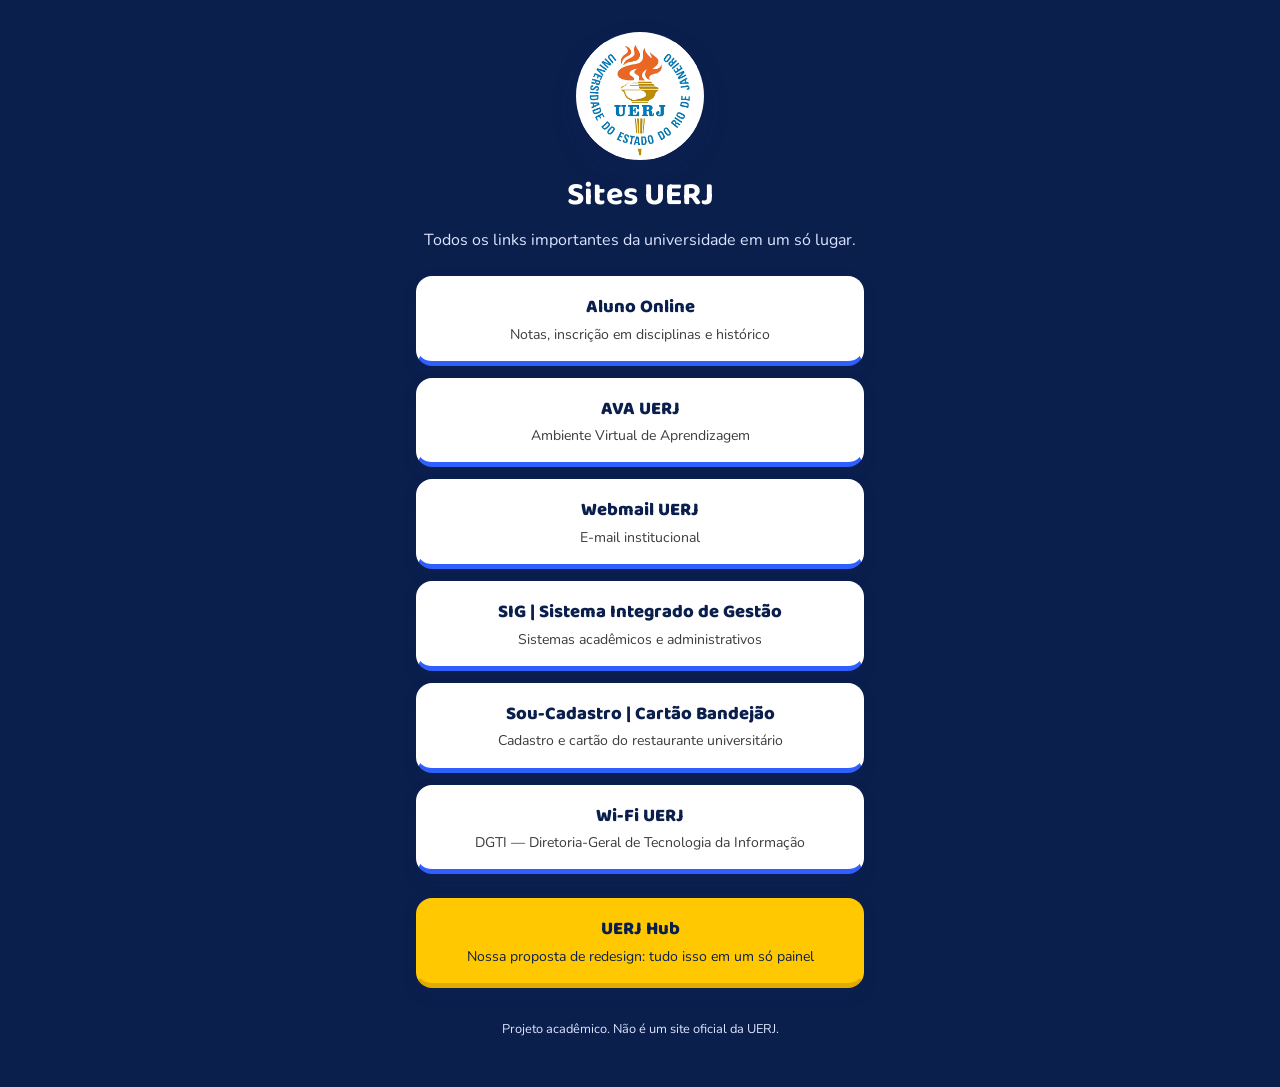
<file: index.html>
<!DOCTYPE html>
<html lang="pt-BR">
<head>
<meta charset="UTF-8">
<meta name="viewport" content="width=device-width, initial-scale=1.0">
<title>Sites UERJ — Links úteis</title>
<meta name="description" content="Todos os sites importantes da UERJ em um só lugar: Aluno Online, AVA, Webmail, SIG, Wi-Fi e Bandejão.">
<link rel="icon" href="assets/img/logo-uerj.webp" type="image/webp">
<link rel="preconnect" href="https://fonts.googleapis.com">
<link href="https://fonts.googleapis.com/css2?family=Baloo+2:wght@600;700;800&family=Nunito:wght@400;600;700;800&display=swap" rel="stylesheet">
<link rel="stylesheet" href="css/theme.css">
<link rel="stylesheet" href="css/base.css">
<link rel="stylesheet" href="css/links.css">
</head>
<body>

<main class="links-page">
  <header class="links-header">
    <span class="links-logo"><img src="assets/img/logo-uerj.webp" width="128" height="128" alt="Logo UERJ"></span>
    <h1>Sites UERJ</h1>
    <p>Todos os links importantes da universidade em um só lugar.</p>
  </header>

  <nav class="links-list" aria-label="Links úteis da UERJ">
    <a class="link-card" href="https://share.google/F491KKNge8kRAjS7Q" target="_blank" rel="noopener">
      <span class="link-title">Aluno Online</span>
      <span class="link-desc">Notas, inscrição em disciplinas e histórico</span>
    </a>
    <a class="link-card" href="https://ava.pr1.uerj.br/login/index.php" target="_blank" rel="noopener">
      <span class="link-title">AVA UERJ</span>
      <span class="link-desc">Ambiente Virtual de Aprendizagem</span>
    </a>
    <a class="link-card" href="https://webmail.uerj.br/SOGo/" target="_blank" rel="noopener">
      <span class="link-title">Webmail UERJ</span>
      <span class="link-desc">E-mail institucional</span>
    </a>
    <a class="link-card" href="https://sig.uerj.br/" target="_blank" rel="noopener">
      <span class="link-title">SIG | Sistema Integrado de Gestão</span>
      <span class="link-desc">Sistemas acadêmicos e administrativos</span>
    </a>
    <a class="link-card" href="https://sou-cadastro.uerj.br/" target="_blank" rel="noopener">
      <span class="link-title">Sou-Cadastro | Cartão Bandejão</span>
      <span class="link-desc">Cadastro e cartão do restaurante universitário</span>
    </a>
    <a class="link-card" href="https://www.dgti.uerj.br/servicos/wi-fi-uerj" target="_blank" rel="noopener">
      <span class="link-title">Wi-Fi UERJ</span>
      <span class="link-desc">DGTI — Diretoria-Geral de Tecnologia da Informação</span>
    </a>
    <a class="link-card link-card-highlight" href="login/">
      <span class="link-title">UERJ Hub</span>
      <span class="link-desc">Nossa proposta de redesign: tudo isso em um só painel</span>
    </a>
  </nav>

  <footer class="links-footer">
    Projeto acadêmico. Não é um site oficial da UERJ.
  </footer>
</main>

</body>
</html>
</file>
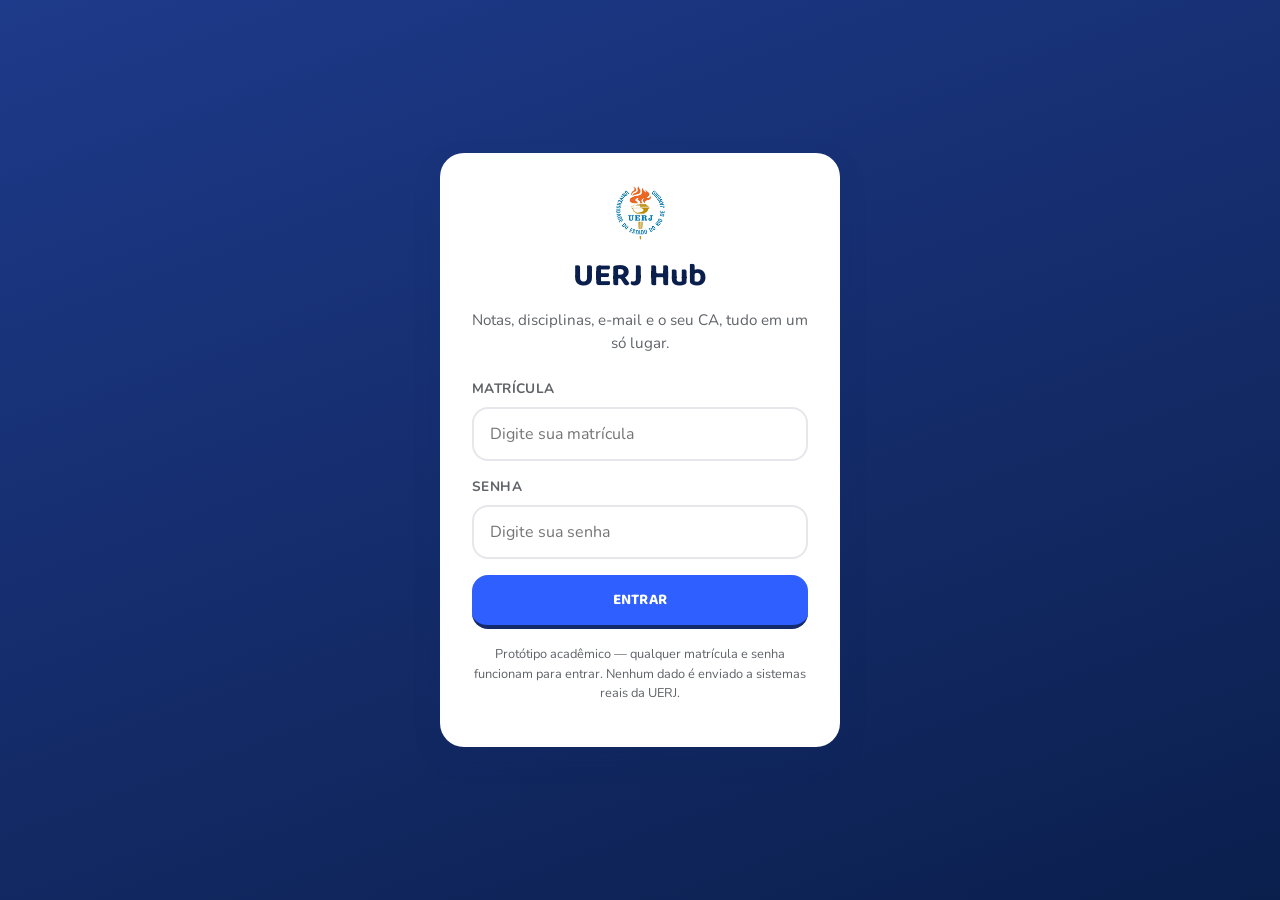
<file: login/index.html>
<!DOCTYPE html>
<html lang="pt-BR">
<head>
<meta charset="UTF-8">
<meta name="viewport" content="width=device-width, initial-scale=1.0">
<title>UERJ Hub — Entrar</title>
<link rel="icon" href="../assets/img/logo-uerj.webp" type="image/webp">
<link rel="preconnect" href="https://fonts.googleapis.com">
<link href="https://fonts.googleapis.com/css2?family=Baloo+2:wght@600;700;800&family=Nunito:wght@400;600;700;800&display=swap" rel="stylesheet">
<link rel="stylesheet" href="../css/theme.css">
<link rel="stylesheet" href="../css/base.css">
<link rel="stylesheet" href="../css/components.css">
<link rel="stylesheet" href="../css/layout.css">
<link rel="stylesheet" href="../css/animations.css">
<link rel="stylesheet" href="../css/views/login.css">
</head>
<body>

<div class="auth-screen">
  <div class="auth-card pop-in">
    <div class="auth-header">
      <img src="../assets/img/logo-uerj.webp" width="56" height="56" alt="Logo UERJ Hub">
      <h1>UERJ Hub</h1>
      <p>Notas, disciplinas, e-mail e o seu CA, tudo em um só lugar.</p>
    </div>

    <form id="login-form">
      <div class="field">
        <label for="matricula">Matrícula</label>
        <input type="text" id="matricula" name="matricula" placeholder="Digite sua matrícula" autocomplete="username" inputmode="numeric" required>
      </div>
      <div class="field">
        <label for="senha">Senha</label>
        <input type="password" id="senha" name="senha" placeholder="Digite sua senha" autocomplete="current-password" required>
      </div>
      <button type="submit" class="btn btn-primary btn-block">Entrar</button>
    </form>

    <p class="auth-hint">Protótipo acadêmico — qualquer matrícula e senha funcionam para entrar. Nenhum dado é enviado a sistemas reais da UERJ.</p>
  </div>
</div>

<script defer src="../js/auth.js"></script>
<script defer>
  document.addEventListener('DOMContentLoaded', function () {
    var form = document.getElementById('login-form');
    form.addEventListener('submit', function (e) {
      e.preventDefault();
      var matricula = document.getElementById('matricula').value.trim();
      UERJHub.auth.login(matricula);
      window.location.href = '../app.html#/dashboard';
    });
  });
</script>
</body>
</html>
</file>
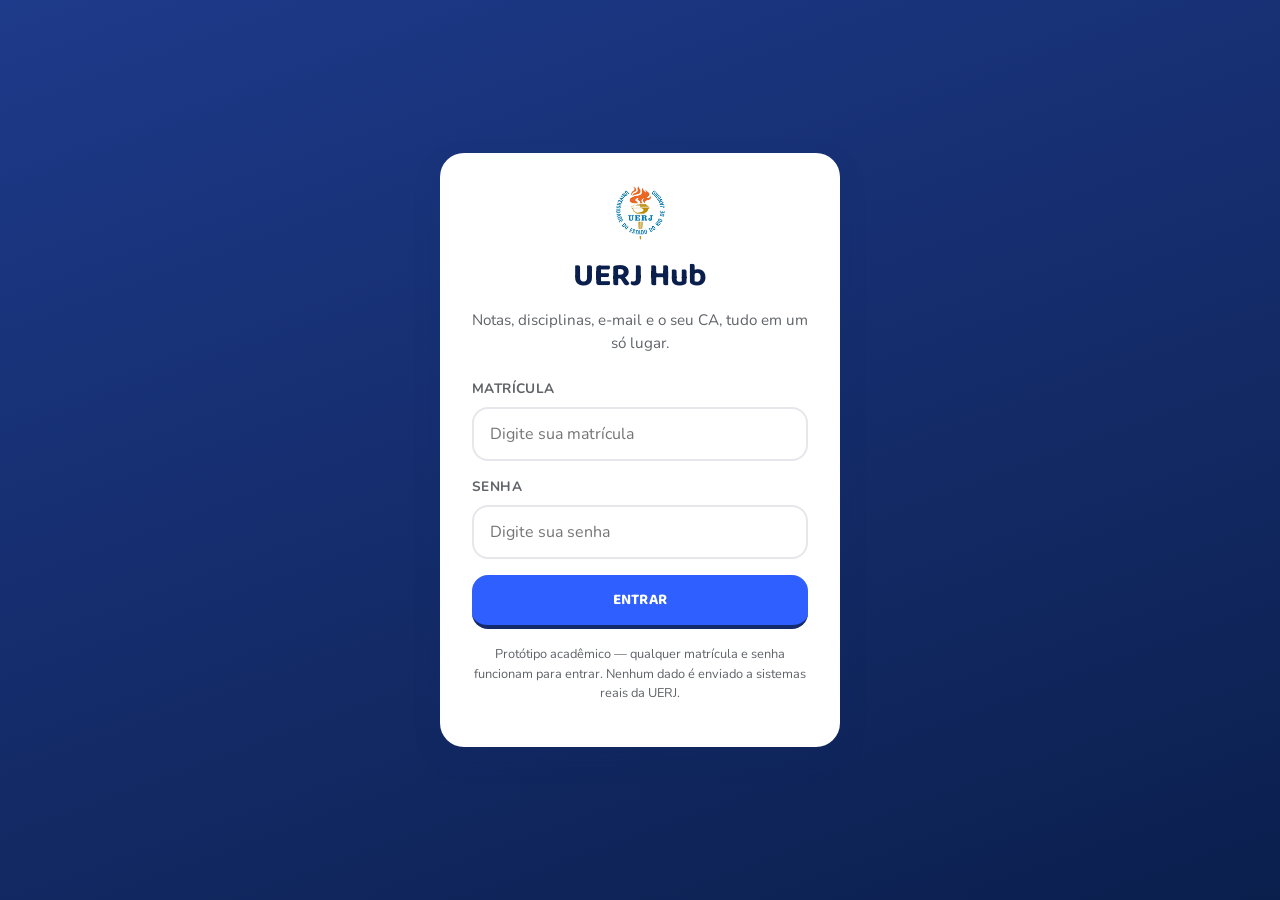
<file: app.html>
<!DOCTYPE html>
<html lang="pt-BR">
<head>
<meta charset="UTF-8">
<meta name="viewport" content="width=device-width, initial-scale=1.0">
<title>UERJ Hub</title>
<link rel="icon" href="assets/img/logo-uerj.webp" type="image/webp">
<link rel="preconnect" href="https://fonts.googleapis.com">
<link href="https://fonts.googleapis.com/css2?family=Baloo+2:wght@600;700;800&family=Nunito:wght@400;600;700;800&display=swap" rel="stylesheet">
<link rel="stylesheet" href="css/theme.css">
<link rel="stylesheet" href="css/base.css">
<link rel="stylesheet" href="css/components.css">
<link rel="stylesheet" href="css/layout.css">
<link rel="stylesheet" href="css/animations.css">
<link rel="stylesheet" href="css/views/dashboard.css">
<link rel="stylesheet" href="css/views/notas.css">
<link rel="stylesheet" href="css/views/disciplinas.css">
<link rel="stylesheet" href="css/views/bandejao.css">
<link rel="stylesheet" href="css/views/email.css">
<link rel="stylesheet" href="css/views/ava.css">
<link rel="stylesheet" href="css/views/calendario.css">
<link rel="stylesheet" href="css/views/hub.css">
</head>
<body>

<div class="app-shell">
  <aside class="sidebar">
    <div class="sidebar-brand">
      <img src="assets/img/logo-uerj.webp" width="32" height="32" alt="">
      <span>UERJ Hub</span>
    </div>
    <nav id="sidebar-nav" aria-label="Navegação principal"></nav>
    <div class="sidebar-footer">
      <a href="./" id="back-to-links-sidebar" class="sidebar-item" title="Voltar aos links úteis" aria-label="Voltar aos links úteis">
        <svg class="icon" aria-hidden="true" viewBox="0 0 24 24" fill="none" stroke="currentColor" stroke-width="2" stroke-linecap="round" stroke-linejoin="round"><path d="M15 18l-6-6 6-6"/><path d="M9 12h11"/></svg>
        <span class="label">Links úteis</span>
      </a>
      <button type="button" id="logout-btn-sidebar" class="sidebar-item sidebar-logout" title="Sair" aria-label="Sair">
        <svg class="icon" aria-hidden="true" viewBox="0 0 24 24" fill="none" stroke="currentColor" stroke-width="2" stroke-linecap="round" stroke-linejoin="round"><path d="M9 21H5a2 2 0 0 1-2-2V5a2 2 0 0 1 2-2h4"/><path d="M16 17l5-5-5-5"/><path d="M21 12H9"/></svg>
        <span class="label">Sair</span>
      </button>
    </div>
  </aside>

  <div class="main-area">
    <header class="topbar" id="topbar-content"></header>
    <main id="view-root" class="view-root" tabindex="-1"></main>
  </div>

  <nav class="bottom-nav" id="bottom-nav" aria-label="Navegação mobile"></nav>
</div>

<!-- data layer -->
<script defer src="js/data/user.js"></script>
<script defer src="js/data/grades.js"></script>
<script defer src="js/data/courses.js"></script>
<script defer src="js/data/bandejao.js"></script>
<script defer src="js/data/emails.js"></script>
<script defer src="js/data/ava.js"></script>
<script defer src="js/data/events.js"></script>
<script defer src="js/data/contatos.js"></script>
<script defer src="js/services/dataService.js"></script>

<!-- shared components -->
<script defer src="js/components/sidebar.js"></script>
<script defer src="js/components/topbar.js"></script>
<script defer src="js/components/card.js"></script>
<script defer src="js/components/badge.js"></script>

<!-- auth -->
<script defer src="js/auth.js"></script>

<!-- views -->
<script defer src="js/views/dashboard.js"></script>
<script defer src="js/views/notas.js"></script>
<script defer src="js/views/disciplinas.js"></script>
<script defer src="js/views/bandejao.js"></script>
<script defer src="js/views/email.js"></script>
<script defer src="js/views/ava.js"></script>
<script defer src="js/views/calendario.js"></script>
<script defer src="js/views/contatos.js"></script>
<script defer src="js/views/alunoOnline.js"></script>
<script defer src="js/views/webmail.js"></script>
<script defer src="js/views/placeholder.js"></script>
<script defer src="js/views/perfil.js"></script>

<!-- router + bootstrap -->
<script defer src="js/router.js"></script>
<script defer src="js/app.js"></script>
</body>
</html>
</file>
<file: css/theme.css>
:root {
  /* Cores primárias — azul escuro vivo */
  --color-primary-900: #0B1F4D;
  --color-primary-700: #142B6B;
  --color-primary-600: #1E3A8A;
  --color-primary-500: #2F5FFF;
  --color-primary-400: #5B7FFF;
  --color-primary-100: #E8EDFF;

  /* Cores de status / gamificação */
  --color-success: #58CC02;
  --color-success-dark: #46A302;
  --color-warning: #FFC800;
  --color-warning-dark: #E0AC00;
  --color-danger: #FF4B4B;
  --color-danger-dark: #E63E3E;
  --color-accent-purple: #CE82FF;

  /* Neutros */
  --color-text: #3C3C3C;
  --color-text-muted: #5F6368;
  --color-text-inverse: #FFFFFF;
  --color-bg: #F7F9FC;
  --color-surface: #FFFFFF;
  --color-border: #E5E7EB;

  /* Raios */
  --radius-sm: 8px;
  --radius-md: 16px;
  --radius-lg: 24px;
  --radius-pill: 999px;

  /* Sombras */
  --shadow-sm: 0 2px 6px rgba(20, 43, 107, 0.08);
  --shadow-md: 0 6px 16px rgba(20, 43, 107, 0.12);
  --shadow-lg: 0 12px 28px rgba(20, 43, 107, 0.16);

  /* Tipografia */
  --font-heading: 'Baloo 2', 'Quicksand', sans-serif;
  --font-body: 'Nunito', system-ui, -apple-system, sans-serif;

  /* Espaçamento */
  --space-1: 4px;
  --space-2: 8px;
  --space-3: 12px;
  --space-4: 16px;
  --space-5: 24px;
  --space-6: 32px;
  --space-7: 48px;

  /* Layout */
  --sidebar-width: 240px;
  --sidebar-width-collapsed: 76px;
  --topbar-height: 64px;
  --bottom-nav-height: 64px;
}
</file>
<file: css/base.css>
*, *::before, *::after {
  box-sizing: border-box;
}

html, body {
  margin: 0;
  padding: 0;
}

body {
  font-family: var(--font-body);
  color: var(--color-text);
  background: var(--color-bg);
  -webkit-font-smoothing: antialiased;
  line-height: 1.5;
}

h1, h2, h3, h4 {
  font-family: var(--font-heading);
  font-weight: 700;
  margin: 0 0 var(--space-2);
  color: var(--color-primary-900);
}

h1 { font-size: 2rem; }
h2 { font-size: 1.5rem; }
h3 { font-size: 1.15rem; }

p { margin: 0 0 var(--space-3); }

a {
  color: var(--color-primary-500);
  text-decoration: none;
}
a:hover { text-decoration: underline; }

ul { list-style: none; margin: 0; padding: 0; }

img { max-width: 100%; display: block; }

button {
  font-family: inherit;
  cursor: pointer;
}

/* Reduz o atraso de toque em elementos interativos no mobile */
a, button, input, select, textarea, [role="button"] {
  touch-action: manipulation;
}

input, select, textarea {
  font-family: inherit;
  font-size: 1rem;
}

:focus-visible {
  outline: 3px solid var(--color-primary-400);
  outline-offset: 2px;
}

::-webkit-scrollbar { width: 10px; height: 10px; }
::-webkit-scrollbar-thumb { background: var(--color-border); border-radius: var(--radius-pill); }

.sr-only {
  position: absolute;
  width: 1px; height: 1px;
  padding: 0; margin: -1px;
  overflow: hidden;
  clip: rect(0, 0, 0, 0);
  white-space: nowrap;
  border: 0;
}
</file>
<file: css/links.css>
/* Organizador de links (uerj.site): fundo azul escuro e cartões brancos para alto contraste */
body { background: var(--color-primary-900); }

.links-page {
  max-width: 480px;
  margin: 0 auto;
  padding: var(--space-6) var(--space-4) var(--space-7);
}

.links-header {
  text-align: center;
  margin-bottom: var(--space-5);
}
/* selo branco: a arte da logo tem o centro do círculo azul acima do centro da
   imagem (o cabo da tocha desce além do texto), então a imagem é deslocada
   para que o círculo azul fique no centro do selo */
.links-logo {
  position: relative;
  display: block;
  width: 128px;
  height: 128px;
  margin: 0 auto var(--space-3);
  background: #fff;
  border-radius: 50%;
  overflow: hidden;
  box-shadow: var(--shadow-lg);
}
.links-logo img {
  position: absolute;
  left: 3.75%;
  top: calc(8.96% - 1px);
  width: 91.15%;
  height: 91.15%;
}

.links-header h1 { color: #fff; }
.links-header p { color: #DCE4FF; }

.links-list {
  display: flex;
  flex-direction: column;
  gap: var(--space-3);
}

.link-card {
  display: block;
  text-align: center;
  padding: var(--space-4);
  background: #fff;
  border: 2px solid #fff;
  border-bottom: 5px solid var(--color-primary-500);
  border-radius: var(--radius-md);
  color: var(--color-text);
  text-decoration: none;
  box-shadow: var(--shadow-md);
  transition: transform 0.15s ease, box-shadow 0.15s ease, border-bottom-color 0.15s ease;
}
.link-card:hover,
.link-card:focus-visible {
  transform: translateY(-2px);
  border-bottom-color: var(--color-warning);
  box-shadow: var(--shadow-lg);
  outline: 3px solid var(--color-warning);
  outline-offset: 2px;
}
.link-card:active { transform: translateY(1px); }

.link-title {
  display: block;
  font-family: var(--font-heading);
  font-weight: 800;
  font-size: 1.15rem;
  color: var(--color-primary-900);
}
.link-desc {
  display: block;
  margin-top: 2px;
  font-size: 0.88rem;
  color: #3C3C3C;
}

.link-card-highlight {
  background: var(--color-warning);
  border-color: var(--color-warning);
  border-bottom-color: var(--color-warning-dark);
  margin-top: var(--space-3);
}
.link-card-highlight .link-title,
.link-card-highlight .link-desc { color: var(--color-primary-900); }
.link-card-highlight:hover,
.link-card-highlight:focus-visible {
  border-bottom-color: var(--color-warning-dark);
  outline-color: #fff;
}

.links-footer {
  margin-top: var(--space-6);
  text-align: center;
  font-size: 0.8rem;
  color: #DCE4FF;
}
</file>
<file: css/components.css>
/* ---------- Buttons ---------- */
.btn {
  display: inline-flex;
  align-items: center;
  justify-content: center;
  gap: var(--space-2);
  font-family: var(--font-heading);
  font-weight: 700;
  font-size: 0.95rem;
  letter-spacing: 0.02em;
  text-transform: uppercase;
  padding: 13px var(--space-5);
  border-radius: var(--radius-md);
  border: none;
  transition: transform 0.08s ease, box-shadow 0.08s ease, background 0.15s ease;
  user-select: none;
}

.btn-primary {
  background: var(--color-primary-500);
  color: var(--color-text-inverse);
  border-bottom: 4px solid var(--color-primary-700);
}
.btn-primary:hover { background: var(--color-primary-400); text-decoration: none; }
.btn-primary:active {
  border-bottom-width: 1px;
  transform: translateY(3px);
}

.btn-success {
  background: var(--color-success);
  color: var(--color-text-inverse);
  border-bottom: 4px solid var(--color-success-dark);
}
.btn-success:active { border-bottom-width: 1px; transform: translateY(3px); }

.btn-ghost {
  background: transparent;
  color: var(--color-primary-600);
  border: 2px solid var(--color-border);
}
.btn-ghost:hover { border-color: var(--color-primary-400); text-decoration: none; background: var(--color-primary-100); }

.btn-block { width: 100%; }
.btn:disabled { opacity: 0.5; cursor: not-allowed; }

/* ---------- Cards ---------- */
.card {
  background: var(--color-surface);
  border-radius: var(--radius-lg);
  border: 2px solid var(--color-border);
  padding: var(--space-5);
  box-shadow: var(--shadow-sm);
  transition: box-shadow 0.15s ease, transform 0.15s ease;
}

.card-hover:hover {
  box-shadow: var(--shadow-md);
  transform: translateY(-2px);
}

.card-clickable { cursor: pointer; }

.card-grid {
  display: grid;
  grid-template-columns: repeat(auto-fill, minmax(240px, 1fr));
  gap: var(--space-4);
}

/* ---------- Badges ---------- */
.badge {
  display: inline-flex;
  align-items: center;
  gap: var(--space-1);
  font-family: var(--font-heading);
  font-weight: 700;
  font-size: 0.75rem;
  text-transform: uppercase;
  letter-spacing: 0.03em;
  padding: 4px 12px;
  border-radius: var(--radius-pill);
}

.badge-success { background: #EAFBDD; color: #2E7000; }
.badge-warning { background: #FFF6DB; color: #7A6000; }
.badge-danger  { background: #FFE7E7; color: #B91C1C; }
.badge-info    { background: var(--color-primary-100); color: var(--color-primary-600); }
.badge-purple  { background: #F4E5FF; color: #7E22CE; }

/* ---------- Inputs ---------- */
.field { margin-bottom: var(--space-4); }
.field label {
  display: block;
  font-weight: 700;
  font-size: 0.85rem;
  color: var(--color-text-muted);
  margin-bottom: var(--space-2);
  text-transform: uppercase;
  letter-spacing: 0.03em;
}

.field input {
  width: 100%;
  padding: 14px var(--space-4);
  border-radius: var(--radius-md);
  border: 2px solid var(--color-border);
  background: var(--color-surface);
  transition: border-color 0.15s ease;
}
.field input:focus {
  border-color: var(--color-primary-500);
  outline: none;
}

/* ---------- Avatar ---------- */
.avatar {
  width: 44px; height: 44px;
  border-radius: 50%;
  background: var(--color-primary-500);
  color: var(--color-text-inverse);
  display: flex; align-items: center; justify-content: center;
  font-family: var(--font-heading);
  font-weight: 700;
  flex-shrink: 0;
}
.avatar-lg { width: 72px; height: 72px; font-size: 1.5rem; }

/* ---------- Progress bar ---------- */
.progress-track {
  width: 100%;
  height: 12px;
  background: var(--color-border);
  border-radius: var(--radius-pill);
  overflow: hidden;
}
.progress-fill {
  height: 100%;
  background: var(--color-success);
  border-radius: var(--radius-pill);
  transition: width 0.5s ease;
}
.progress-fill.warning { background: var(--color-warning); }
.progress-fill.danger { background: var(--color-danger); }

/* ---------- Empty state ---------- */
.empty-state {
  text-align: center;
  padding: var(--space-7) var(--space-4);
  color: var(--color-text-muted);
}
.empty-state .emoji { font-size: 3rem; margin-bottom: var(--space-3); }

/* ---------- Sidebar item ---------- */
.sidebar-item {
  display: flex;
  align-items: center;
  gap: var(--space-3);
  padding: 12px var(--space-4);
  border-radius: var(--radius-md);
  color: var(--color-primary-900);
  font-weight: 700;
  margin-bottom: var(--space-1);
  transition: background 0.15s ease, color 0.15s ease;
}
.sidebar-item:hover {
  background: var(--color-primary-100);
  text-decoration: none;
}
.sidebar-item.active {
  background: var(--color-primary-600);
  color: var(--color-text-inverse);
}
.sidebar-item .icon { width: 22px; height: 22px; flex-shrink: 0; }

/* ---------- Section heading row ---------- */
.section-head {
  display: flex;
  align-items: center;
  justify-content: space-between;
  margin-bottom: var(--space-5);
  flex-wrap: wrap;
  gap: var(--space-3);
}

/* ---------- Chip / pill nav (tabs, folders) ---------- */
.pill {
  display: inline-flex;
  align-items: center;
  gap: var(--space-2);
  min-height: 44px;
  padding: 8px var(--space-4);
  border-radius: var(--radius-pill);
  font-weight: 700;
  font-size: 0.9rem;
  color: var(--color-text-muted);
  background: var(--color-surface);
  border: 2px solid var(--color-border);
}
.pill.active {
  background: var(--color-primary-600);
  color: var(--color-text-inverse);
  border-color: var(--color-primary-600);
}

/* ---------- Stat card (dashboard) ---------- */
.stat-label {
  color: var(--color-text-muted);
  font-weight: 700;
  text-transform: uppercase;
  font-size: 0.75rem;
  letter-spacing: 0.03em;
  margin-bottom: 6px;
}
.stat-value {
  font-family: var(--font-heading);
  font-weight: 700;
  font-size: 1.5rem;
  color: var(--color-primary-900);
  margin: 0 0 4px;
}
.stat-hint {
  margin: 0;
  color: var(--color-text-muted);
  font-size: 0.85rem;
}

/* ---------- Alert / inline feedback ---------- */
.alert {
  display: flex;
  align-items: center;
  gap: var(--space-2);
  padding: var(--space-3) var(--space-4);
  border-radius: var(--radius-md);
  font-weight: 700;
  margin-bottom: var(--space-4);
}
.alert-success { background: #EAFBDD; color: #2E7000; border: 2px solid #C6ECA0; }
.alert-error { background: #FFE7E7; color: #B91C1C; border: 2px solid #FFC2C2; }

/* ---------- Sidebar logout ---------- */
.sidebar-logout {
  width: 100%;
  border: none;
  background: transparent;
  text-align: left;
}

/* ---------- Topbar ---------- */
.topbar-actions { margin-left: auto; flex-wrap: nowrap; flex-shrink: 0; gap: var(--space-2); }
.topbar-unread .badge { margin-left: 6px; }

/* botão de voltar ao organizador de links: só no topbar mobile (no desktop fica na sidebar) */
.topbar-back { display: inline-flex; align-items: center; gap: 6px; }
.topbar-back .icon { width: 18px; height: 18px; }
@media (min-width: 768px) { .topbar-back { display: none; } }

/* topbar em telas estreitas: nada quebra de linha, botões viram só ícone/compactos */
.topbar { gap: var(--space-2); }
.topbar-brand { flex-shrink: 0; }
.topbar-brand span { white-space: nowrap; }
.topbar-actions .btn { white-space: nowrap; }
@media (max-width: 599px) {
  .topbar { padding: 0 var(--space-3); }
  .topbar-actions .btn { padding: 8px 10px !important; font-size: 0.85rem; }
  .topbar-back span { display: none; }
}
@media (max-width: 479px) {
  .topbar-brand span { display: none; }
}
</file>
<file: css/layout.css>
/* ---------- App shell ---------- */
.app-shell {
  display: flex;
  min-height: 100vh;
  min-height: 100dvh;
}

/* Sidebar — desktop/tablet only, mobile uses bottom-nav (see below) */
.sidebar {
  display: none;
  flex-direction: column;
  width: var(--sidebar-width-collapsed);
  background: var(--color-surface);
  border-right: 2px solid var(--color-border);
  padding: var(--space-4) var(--space-2);
  position: sticky;
  top: 0;
  height: 100vh;
  height: 100dvh;
  flex-shrink: 0;
}

.sidebar-brand {
  display: flex;
  align-items: center;
  gap: var(--space-3);
  padding: var(--space-2);
  margin-bottom: var(--space-5);
}
.sidebar-brand span { display: none; font-family: var(--font-heading); font-weight: 800; color: var(--color-primary-900); }

.sidebar-item span.label { display: none; }

.sidebar-footer { margin-top: auto; }

@media (min-width: 768px) {
  .sidebar { display: flex; }
  .main-area { margin-left: 0; }
}

@media (min-width: 1024px) {
  .sidebar { width: var(--sidebar-width); }
  .sidebar-brand span { display: inline; }
  .sidebar-item span.label { display: inline; }
}

/* Main content area */
.main-area {
  flex: 1;
  min-width: 0;
  display: flex;
  flex-direction: column;
}

.topbar {
  height: var(--topbar-height);
  display: flex;
  align-items: center;
  justify-content: space-between;
  padding: 0 var(--space-5);
  background: var(--color-surface);
  border-bottom: 2px solid var(--color-border);
  position: sticky;
  top: 0;
  z-index: 10;
}

.topbar-brand {
  display: flex;
  align-items: center;
  gap: var(--space-2);
  font-family: var(--font-heading);
  font-weight: 800;
  color: var(--color-primary-900);
}

@media (min-width: 768px) {
  .topbar-brand { display: none; }
}

.view-root:focus { outline: none; }

.view-root {
  flex: 1;
  padding: var(--space-5);
  padding-bottom: calc(var(--bottom-nav-height) + var(--space-5));
  max-width: 1100px;
  width: 100%;
  margin: 0 auto;
}

@media (min-width: 768px) {
  .view-root { padding: var(--space-6); padding-bottom: var(--space-6); }
}

/* Bottom nav — mobile only */
.bottom-nav {
  position: fixed;
  bottom: 0; left: 0; right: 0;
  height: var(--bottom-nav-height);
  background: var(--color-surface);
  border-top: 2px solid var(--color-border);
  display: flex;
  align-items: center;
  justify-content: space-around;
  z-index: 20;
}

.bottom-nav-item {
  display: flex;
  flex-direction: column;
  align-items: center;
  justify-content: center;
  gap: 2px;
  color: var(--color-text-muted);
  font-size: 0.7rem;
  font-weight: 700;
  padding: var(--space-1);
  min-width: 56px;
  min-height: 48px;
}
.bottom-nav-item.active { color: var(--color-primary-600); }
.bottom-nav-item .icon { width: 22px; height: 22px; }
.bottom-nav-item:hover { text-decoration: none; }

@media (min-width: 768px) {
  .bottom-nav { display: none; }
}

/* Generic responsive containers */
.stack { display: flex; flex-direction: column; gap: var(--space-4); }
.row { display: flex; align-items: center; gap: var(--space-3); flex-wrap: wrap; }
.row-between { display: flex; align-items: center; justify-content: space-between; gap: var(--space-3); flex-wrap: wrap; }

/* Two-column layout (list + detail panel), stacks on mobile */
.split-view {
  display: grid;
  grid-template-columns: 1fr;
  gap: var(--space-4);
}
/* alvo do scrollIntoView no mobile: compensa o topbar sticky */
.split-view > div:last-child {
  scroll-margin-top: calc(var(--topbar-height) + var(--space-3));
}
@media (min-width: 900px) {
  .split-view.has-detail { grid-template-columns: 340px 1fr; align-items: start; }
}

/* Auth screen */
.auth-screen {
  min-height: 100vh;
  min-height: 100dvh;
  display: flex;
  align-items: center;
  justify-content: center;
  background: linear-gradient(160deg, var(--color-primary-600), var(--color-primary-900));
  padding: var(--space-4);
}

.auth-card {
  background: var(--color-surface);
  border-radius: var(--radius-lg);
  box-shadow: var(--shadow-lg);
  padding: var(--space-6);
  width: 100%;
  max-width: 400px;
}
</file>
<file: css/animations.css>
@keyframes fadeSlideIn {
  from { opacity: 0; transform: translateY(8px); }
  to { opacity: 1; transform: translateY(0); }
}

.view-enter {
  animation: fadeSlideIn 0.25s ease both;
}

@keyframes popIn {
  from { opacity: 0; transform: scale(0.92); }
  to { opacity: 1; transform: scale(1); }
}

.pop-in { animation: popIn 0.2s ease both; }

@keyframes pulseBadge {
  0%, 100% { transform: scale(1); }
  50% { transform: scale(1.12); }
}

.pulse { animation: pulseBadge 1.6s ease-in-out infinite; }

@media (prefers-reduced-motion: reduce) {
  .view-enter,
  .pop-in,
  .pulse {
    animation: none;
  }
  *, *::before, *::after {
    transition-duration: 0.01ms !important;
    animation-duration: 0.01ms !important;
    animation-iteration-count: 1 !important;
  }
}
</file>
<file: css/views/login.css>
.auth-header {
  text-align: center;
  margin-bottom: var(--space-5);
}
.auth-header img { margin: 0 auto var(--space-3); }
.auth-header p { color: var(--color-text-muted); font-size: 0.95rem; }

.auth-illustration {
  display: flex;
  justify-content: center;
  margin-bottom: var(--space-4);
}

.auth-hint {
  text-align: center;
  font-size: 0.8rem;
  color: var(--color-text-muted);
  margin-top: var(--space-4);
}
</file>
<file: css/views/dashboard.css>
.greeting {
  margin-bottom: var(--space-6);
}
.greeting p { color: var(--color-text-muted); margin: 0; }

.quick-links {
  display: grid;
  grid-template-columns: repeat(auto-fill, minmax(120px, 1fr));
  gap: var(--space-3);
  margin: var(--space-5) 0 var(--space-6);
}
.quick-link {
  display: flex;
  flex-direction: column;
  align-items: center;
  gap: var(--space-2);
  padding: var(--space-4);
  border-radius: var(--radius-md);
  background: var(--color-surface);
  border: 2px solid var(--color-border);
  text-decoration: none;
  color: var(--color-primary-900);
  font-weight: 700;
  font-size: 0.85rem;
  text-align: center;
  transition: transform 0.12s ease, box-shadow 0.12s ease;
}
.quick-link:hover { transform: translateY(-2px); box-shadow: var(--shadow-sm); text-decoration: none; }
.quick-link .icon { width: 26px; height: 26px; color: var(--color-primary-500); }

.preview-list li {
  display: flex;
  justify-content: space-between;
  align-items: center;
  gap: var(--space-3);
  padding: var(--space-3) 0;
  border-bottom: 1px solid var(--color-border);
}
.preview-list li:last-child { border-bottom: none; }
.preview-list .title { font-weight: 700; color: var(--color-text); }
.preview-list .meta { font-size: 0.8rem; color: var(--color-text-muted); white-space: nowrap; }

.dashboard-cols {
  display: grid;
  grid-template-columns: 1fr;
  gap: var(--space-4);
}
@media (min-width: 900px) {
  .dashboard-cols { grid-template-columns: 1fr 1fr; }
}
</file>
<file: css/views/notas.css>
.cr-banner {
  background: linear-gradient(135deg, var(--color-primary-600), var(--color-primary-900));
  color: var(--color-text-inverse);
  border-radius: var(--radius-lg);
  padding: var(--space-5);
  display: flex;
  align-items: center;
  justify-content: space-between;
  gap: var(--space-4);
  margin-bottom: var(--space-5);
  flex-wrap: wrap;
}
.cr-banner .cr-value { font-family: var(--font-heading); font-size: 2.5rem; font-weight: 800; }
.cr-banner p { margin: 0; opacity: 0.9; }

.periodo-tabs { margin-bottom: var(--space-5); }

.periodo-panel { display: none; }
.periodo-panel.active { display: block; }

.disciplina-row {
  display: grid;
  grid-template-columns: 1fr;
  gap: var(--space-3);
  padding: var(--space-4) 0;
  border-bottom: 1px solid var(--color-border);
}
.disciplina-row:last-child { border-bottom: none; }

.disciplina-head {
  display: flex;
  justify-content: space-between;
  align-items: flex-start;
  gap: var(--space-3);
  flex-wrap: wrap;
}
.disciplina-head h3 { margin: 0 0 2px; }
.disciplina-head .prof { color: var(--color-text-muted); font-size: 0.85rem; }

.notas-grid {
  display: grid;
  grid-template-columns: repeat(3, minmax(60px, 1fr));
  gap: var(--space-3);
  max-width: 320px;
}
.nota-box {
  text-align: center;
  background: var(--color-bg);
  border-radius: var(--radius-sm);
  padding: var(--space-2);
}
.nota-box .label { font-size: 0.7rem; color: var(--color-text-muted); text-transform: uppercase; font-weight: 700; }
.nota-box .value { font-family: var(--font-heading); font-weight: 700; font-size: 1.1rem; color: var(--color-primary-900); }

.freq-row { display: flex; align-items: center; gap: var(--space-3); max-width: 320px; }
.freq-row .progress-track { flex: 1; }
.freq-row .freq-value { font-size: 0.8rem; font-weight: 700; color: var(--color-text-muted); width: 40px; text-align: right; }
</file>
<file: css/views/disciplinas.css>
.course-card {
  border-left: 6px solid var(--color-primary-500);
  cursor: pointer;
}
.course-card.selected { box-shadow: var(--shadow-md); }
.course-card h3 { margin-bottom: 4px; }
.course-card .meta { color: var(--color-text-muted); font-size: 0.85rem; margin: 0; }
.course-card .aviso-count { margin-top: var(--space-2); }

.course-detail h2 { display: flex; align-items: center; gap: var(--space-3); }
.course-color-dot { width: 14px; height: 14px; border-radius: 50%; display: inline-block; flex-shrink: 0; }

.material-list li {
  padding: var(--space-2) var(--space-3);
  background: var(--color-bg);
  border-radius: var(--radius-sm);
  margin-bottom: var(--space-2);
  font-size: 0.9rem;
  display: flex;
  align-items: center;
  gap: var(--space-2);
}

.aviso-item {
  padding: var(--space-3) 0;
  border-bottom: 1px solid var(--color-border);
}
.aviso-item:last-child { border-bottom: none; }
.aviso-item .meta { font-size: 0.8rem; color: var(--color-text-muted); }
</file>
<file: css/views/bandejao.css>
.bandejao-banner {
  background: linear-gradient(135deg, var(--color-success), var(--color-success-dark));
  color: var(--color-text-inverse);
  border-radius: var(--radius-lg);
  padding: var(--space-5);
  display: flex;
  align-items: center;
  justify-content: space-between;
  gap: var(--space-4);
  margin-bottom: var(--space-5);
  flex-wrap: wrap;
}
.bandejao-banner p { margin: 0; opacity: 0.9; }
.bandejao-banner .saldo-value { font-family: var(--font-heading); font-size: 2.5rem; font-weight: 800; }

.recarga-card { margin-bottom: var(--space-5); }
.recarga-card h3 { margin-bottom: var(--space-2); }
.recarga-card > p { margin-bottom: var(--space-4); }

.valor-options {
  display: grid;
  grid-template-columns: repeat(auto-fit, minmax(80px, 1fr));
  gap: var(--space-2);
  margin-bottom: var(--space-4);
}
.valor-btn {
  min-height: 44px;
  padding: 10px var(--space-3);
  border-radius: var(--radius-md);
  border: 2px solid var(--color-border);
  background: var(--color-surface);
  font-family: var(--font-heading);
  font-weight: 700;
  color: var(--color-text);
  transition: border-color 0.15s ease, background 0.15s ease, color 0.15s ease;
}
.valor-btn.active {
  background: var(--color-success);
  border-color: var(--color-success-dark);
  color: var(--color-text-inverse);
}

.valor-custom-field { max-width: 260px; }

.metodo-tabs { margin-bottom: var(--space-4); }

.metodo-panel { display: none; }
.metodo-panel.active { display: block; }

.pix-box {
  display: flex;
  align-items: center;
  gap: var(--space-4);
  flex-wrap: wrap;
  background: var(--color-bg);
  border-radius: var(--radius-md);
  padding: var(--space-4);
  margin-bottom: var(--space-4);
}
.pix-qr {
  width: 96px;
  height: 96px;
  flex-shrink: 0;
  border-radius: var(--radius-sm);
  border: 2px solid var(--color-border);
  background-color: #fff;
  background-image: repeating-conic-gradient(var(--color-primary-900) 0% 25%, transparent 0% 50%);
  background-size: 12px 12px;
}
.pix-code-row { flex: 1; min-width: 180px; }
.pix-code-row code {
  display: block;
  word-break: break-all;
  background: var(--color-surface);
  border: 1px solid var(--color-border);
  border-radius: var(--radius-sm);
  padding: var(--space-2);
  font-size: 0.75rem;
  margin-bottom: var(--space-2);
  color: var(--color-text-muted);
}

.card-form-grid { gap: var(--space-3); align-items: flex-start; }
.card-form-grid .field { flex: 1; min-width: 120px; margin-bottom: var(--space-4); }

.historico-item {
  display: flex;
  justify-content: space-between;
  align-items: center;
  gap: var(--space-3);
  padding: var(--space-3) 0;
  border-bottom: 1px solid var(--color-border);
}
.historico-item:last-child { border-bottom: none; }
.historico-item .descricao { display: block; font-weight: 700; }
.historico-item .data { display: block; font-size: 0.8rem; color: var(--color-text-muted); }
.historico-item .valor { font-family: var(--font-heading); font-weight: 700; white-space: nowrap; }
.valor-positivo { color: var(--color-success-dark); }
.valor-negativo { color: var(--color-text-muted); }
</file>
<file: css/views/email.css>
.email-folders { margin-bottom: var(--space-5); }

.email-item {
  padding: var(--space-3);
  border-radius: var(--radius-md);
  cursor: pointer;
  border: 2px solid transparent;
  display: flex;
  flex-direction: column;
  gap: 2px;
  /* resets para <button> */
  width: 100%;
  background: transparent;
  font-size: 1rem;
  text-align: left;
  align-items: stretch;
}
.email-item:hover { background: var(--color-primary-100); }
.email-item.selected { background: var(--color-primary-100); border-color: var(--color-primary-400); }
.email-item .remetente { font-weight: 700; font-size: 0.85rem; color: var(--color-text-muted); }
.email-item.unread .remetente { color: var(--color-primary-900); }
.email-item .assunto { font-weight: 600; }
.email-item.unread .assunto { font-weight: 800; }
.email-item .data { font-size: 0.75rem; color: var(--color-text-muted); }

.email-detail .assunto-header { display: flex; justify-content: space-between; align-items: flex-start; gap: var(--space-3); flex-wrap: wrap; }
.email-detail .remetente-info { color: var(--color-text-muted); margin-bottom: var(--space-4); }
.email-detail .corpo { line-height: 1.7; }
</file>
<file: css/views/ava.css>
.ava-filters { margin-bottom: var(--space-5); }

.ava-post { margin-bottom: var(--space-4); }
.ava-post-head { display: flex; justify-content: space-between; align-items: flex-start; gap: var(--space-3); flex-wrap: wrap; margin-bottom: var(--space-2); }
.ava-post .post-date { font-size: 0.8rem; color: var(--color-text-muted); white-space: nowrap; }
.ava-professor { margin: 0 0 var(--space-2); font-size: 0.85rem; font-weight: 700; color: var(--color-text-muted); }

.ava-curso-tag {
  display: inline-flex;
  align-items: center;
  gap: 6px;
  font-weight: 700;
  font-size: 0.85rem;
  color: var(--curso-cor, var(--color-primary-600));
}
.ava-curso-tag .dot {
  width: 10px; height: 10px;
  border-radius: 50%;
  background: var(--curso-cor, var(--color-primary-600));
  flex-shrink: 0;
}

.ava-anexos {
  display: flex;
  flex-wrap: wrap;
  gap: var(--space-2);
  margin-top: var(--space-3);
}
.ava-anexo {
  display: inline-flex;
  align-items: center;
  gap: 6px;
  padding: 8px var(--space-3);
  border-radius: var(--radius-md);
  background: var(--color-primary-100);
  color: var(--color-primary-700, var(--color-primary-600));
  font-weight: 700;
  font-size: 0.85rem;
}
.ava-anexo:hover { background: var(--color-primary-200, var(--color-primary-100)); text-decoration: none; }
</file>
<file: css/views/calendario.css>
.calendario-filters { margin-bottom: var(--space-5); }

.timeline-group { margin-bottom: var(--space-5); }
.timeline-date {
  font-family: var(--font-heading);
  font-weight: 700;
  color: var(--color-primary-700);
  margin-bottom: var(--space-2);
  font-size: 0.95rem;
}

.timeline-item {
  display: flex;
  align-items: center;
  justify-content: space-between;
  gap: var(--space-3);
  padding: var(--space-3);
  border-radius: var(--radius-md);
  background: var(--color-surface);
  border: 2px solid var(--color-border);
  margin-bottom: var(--space-2);
}
.timeline-item .titulo { font-weight: 700; }
</file>
<file: css/views/hub.css>
.hub-groups {
  display: grid;
  grid-template-columns: repeat(auto-fill, minmax(260px, 1fr));
  gap: var(--space-4);
  align-items: start;
}

.hub-group {
  background: var(--color-surface);
  border: 2px solid var(--color-border);
  border-radius: var(--radius-lg);
  overflow: hidden;
  box-shadow: var(--shadow-sm);
}

.hub-group-title {
  background: var(--color-primary-600);
  color: var(--color-text-inverse);
  font-family: var(--font-heading);
  font-weight: 700;
  padding: var(--space-3) var(--space-4);
}

.hub-group-body {
  display: flex;
  flex-direction: column;
}

.hub-link {
  padding: var(--space-3) var(--space-4);
  color: var(--color-primary-900);
  font-weight: 600;
  border-bottom: 1px solid var(--color-border);
}
.hub-link:last-child { border-bottom: none; }
.hub-link:hover { background: var(--color-primary-100); text-decoration: none; }

.contato-card {
  display: flex;
  align-items: flex-start;
  gap: var(--space-4);
}
.contato-card .avatar { margin-top: 2px; }
</file>
